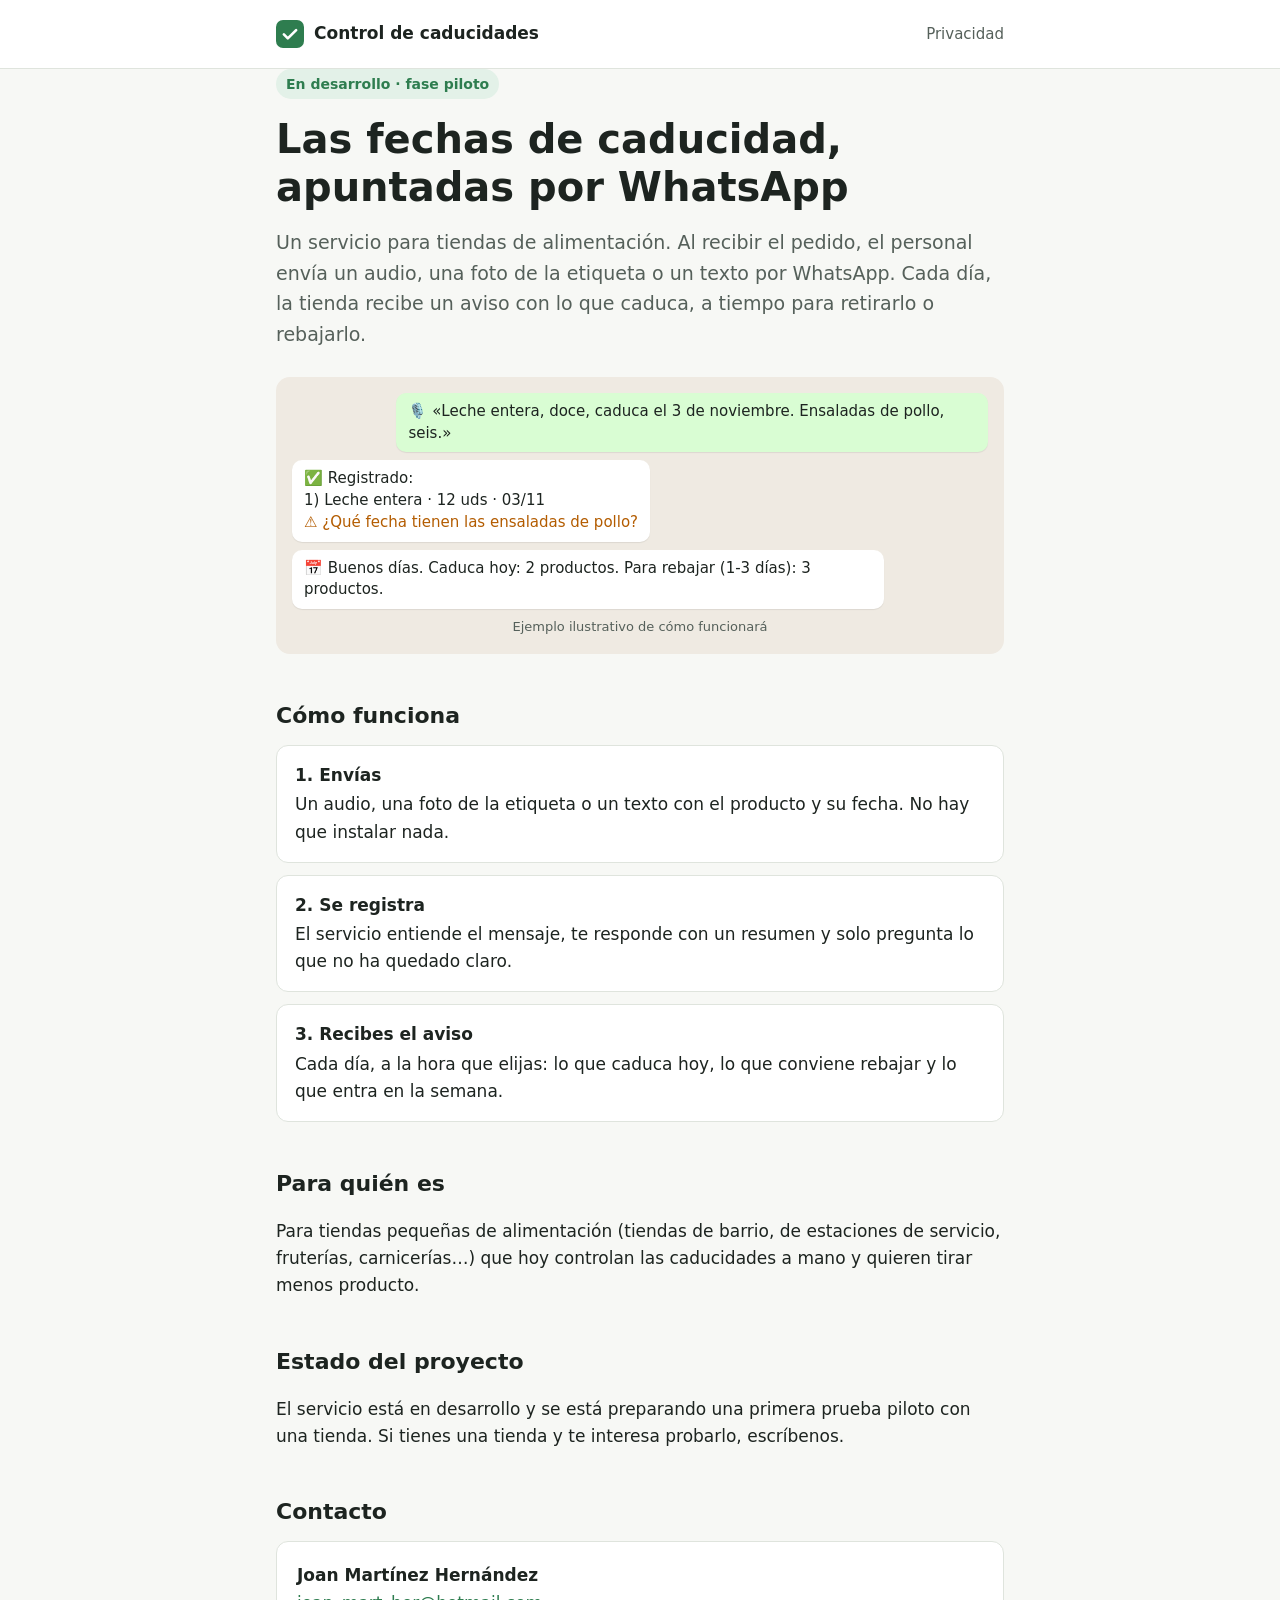
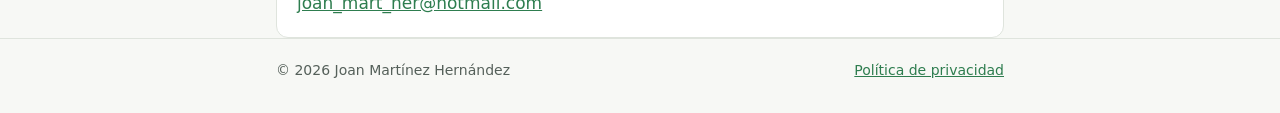
<file: index.html>
<!DOCTYPE html>
<html lang="es">
<head>
  <meta charset="utf-8">
  <meta name="viewport" content="width=device-width, initial-scale=1">
  <title>Control de caducidades por WhatsApp</title>
  <meta name="description" content="Servicio para tiendas de alimentación: registra las fechas de caducidad con un audio, una foto o un texto por WhatsApp y recibe cada día un aviso de lo que caduca.">
  <link rel="icon" href="data:image/svg+xml,%3Csvg xmlns='http://www.w3.org/2000/svg' viewBox='0 0 32 32'%3E%3Crect width='32' height='32' rx='8' fill='%232e7d4f'/%3E%3Cpath d='M9 16.5l4.5 4.5L23 11.5' stroke='white' stroke-width='3' fill='none' stroke-linecap='round' stroke-linejoin='round'/%3E%3C/svg%3E">
  <link rel="stylesheet" href="estilos.css">
</head>
<body>
  <header class="cabecera">
    <div class="contenedor">
      <a class="marca" href="./">
        <svg width="28" height="28" viewBox="0 0 32 32" aria-hidden="true"><rect width="32" height="32" rx="8" fill="#2e7d4f"/><path d="M9 16.5l4.5 4.5L23 11.5" stroke="#fff" stroke-width="3" fill="none" stroke-linecap="round" stroke-linejoin="round"/></svg>
        Control de caducidades
      </a>
      <nav><a href="privacidad.html">Privacidad</a></nav>
    </div>
  </header>

  <main class="contenedor">
    <span class="etiqueta">En desarrollo · fase piloto</span>
    <h1>Las fechas de caducidad, apuntadas por WhatsApp</h1>
    <p class="entradilla">Un servicio para tiendas de alimentación. Al recibir el pedido, el personal envía un audio, una foto de la etiqueta o un texto por WhatsApp. Cada día, la tienda recibe un aviso con lo que caduca, a tiempo para retirarlo o rebajarlo.</p>

    <figure class="chat" aria-label="Ejemplo de conversación">
      <div class="burbuja usuario">🎙️ «Leche entera, doce, caduca el 3 de noviembre. Ensaladas de pollo, seis.»</div>
      <div class="burbuja bot">✅ Registrado:<br>1) Leche entera · 12 uds · 03/11<br><span class="duda">⚠️ ¿Qué fecha tienen las ensaladas de pollo?</span></div>
      <div class="burbuja bot">📅 Buenos días. Caduca hoy: 2 productos. Para rebajar (1-3 días): 3 productos.</div>
      <figcaption>Ejemplo ilustrativo de cómo funcionará</figcaption>
    </figure>

    <h2>Cómo funciona</h2>
    <ol class="pasos">
      <li><strong>1. Envías</strong>Un audio, una foto de la etiqueta o un texto con el producto y su fecha. No hay que instalar nada.</li>
      <li><strong>2. Se registra</strong>El servicio entiende el mensaje, te responde con un resumen y solo pregunta lo que no ha quedado claro.</li>
      <li><strong>3. Recibes el aviso</strong>Cada día, a la hora que elijas: lo que caduca hoy, lo que conviene rebajar y lo que entra en la semana.</li>
    </ol>

    <h2>Para quién es</h2>
    <p>Para tiendas pequeñas de alimentación (tiendas de barrio, de estaciones de servicio, fruterías, carnicerías…) que hoy controlan las caducidades a mano y quieren tirar menos producto.</p>

    <h2>Estado del proyecto</h2>
    <p>El servicio está en desarrollo y se está preparando una primera prueba piloto con una tienda. Si tienes una tienda y te interesa probarlo, escríbenos.</p>

    <h2>Contacto</h2>
    <div class="contacto">
      <p style="margin:0"><strong>Joan Martínez Hernández</strong><br>
      <a href="&#109;&#97;&#105;&#108;&#116;&#111;&#58;joan_mart_her&#64;hotmail&#46;com">joan_mart_her&#64;hotmail&#46;com</a></p>
    </div>
  </main>

  <footer>
    <div class="contenedor">
      <span>© 2026 Joan Martínez Hernández</span>
      <a href="privacidad.html">Política de privacidad</a>
    </div>
  </footer>
</body>
</html>
</file>
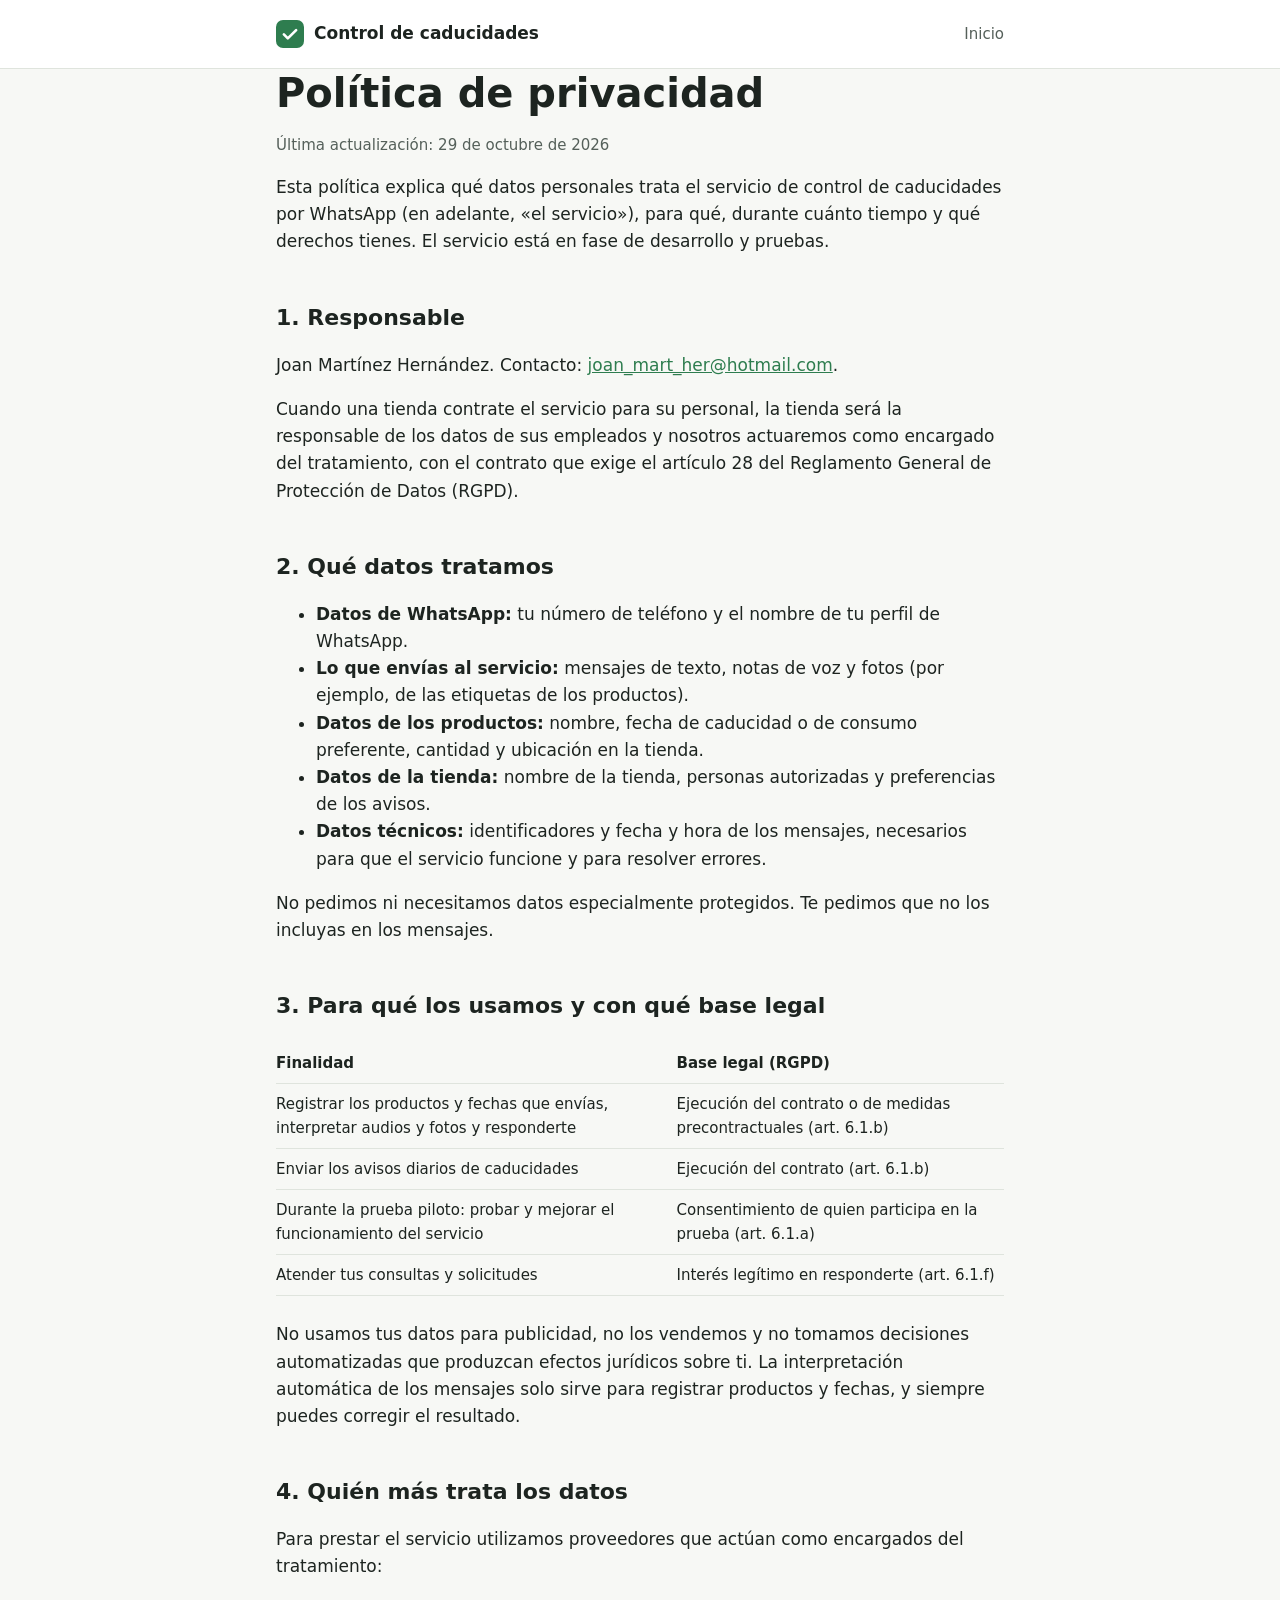
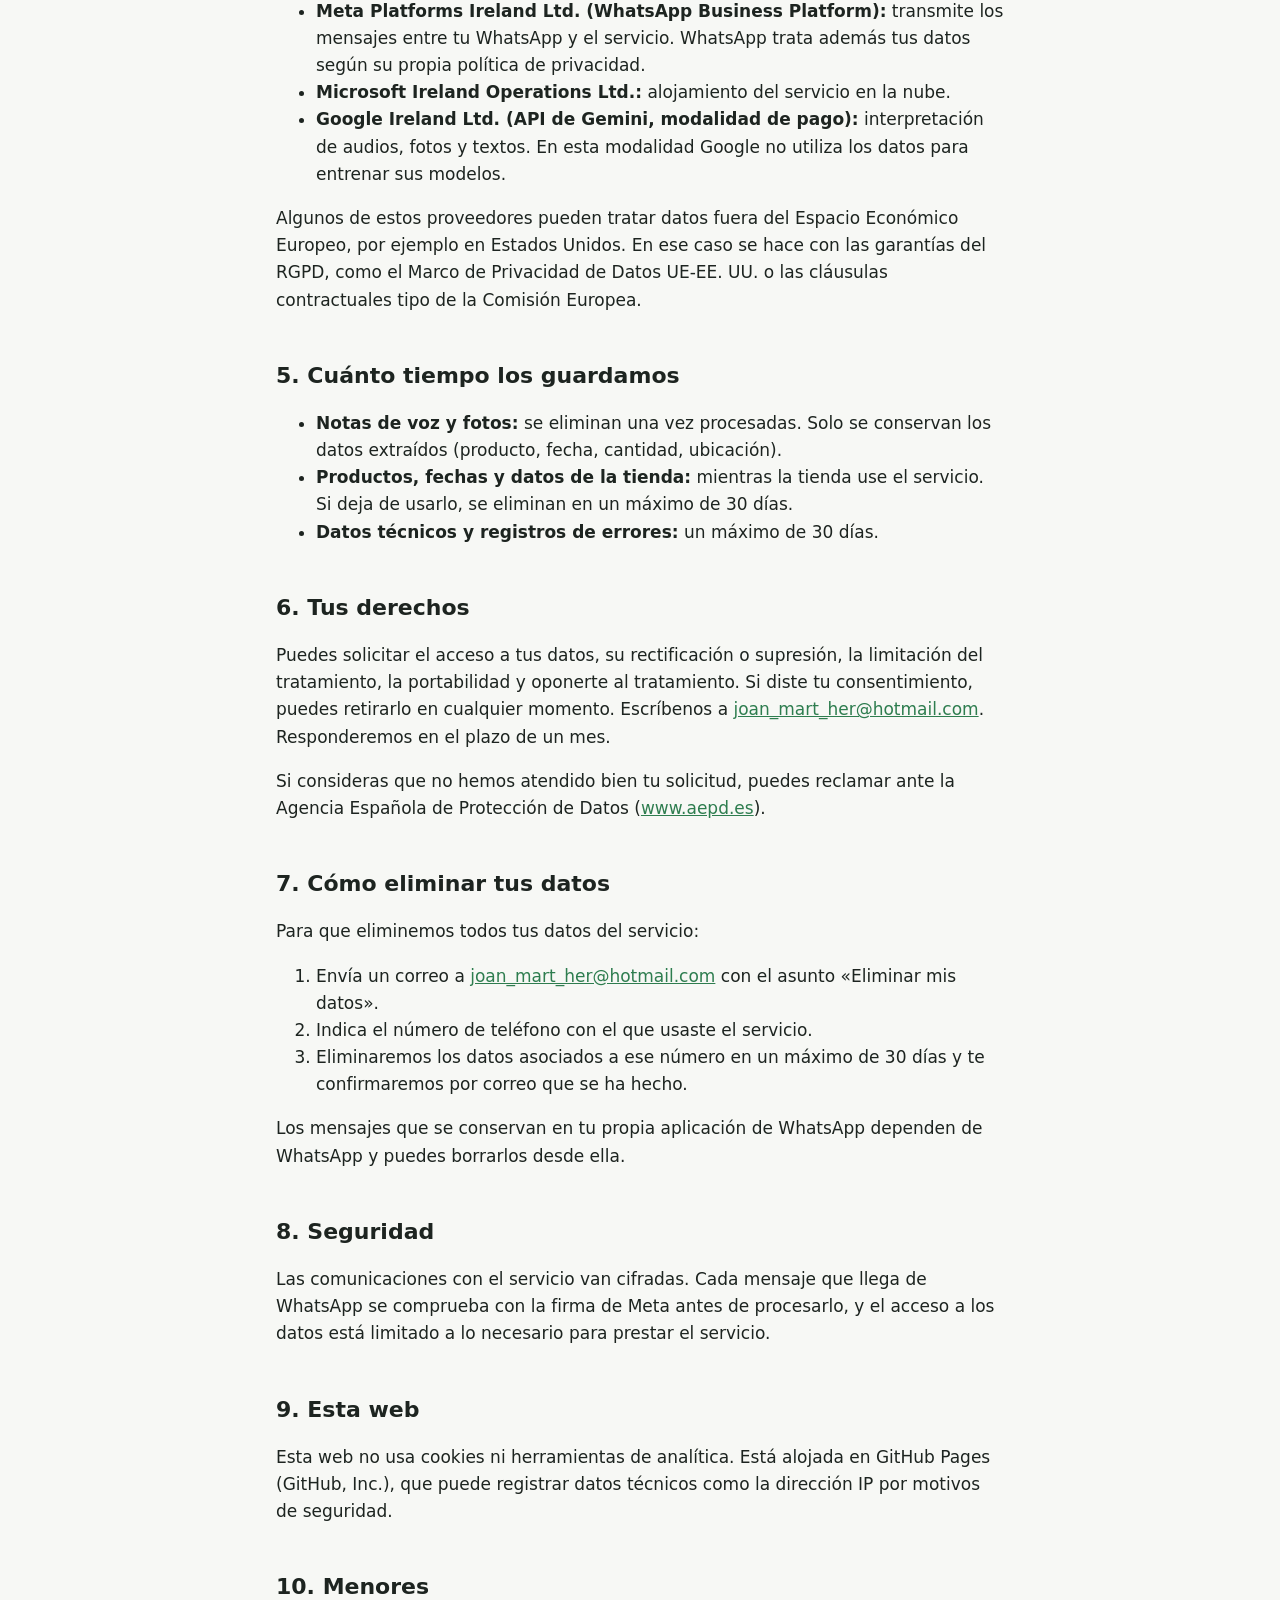
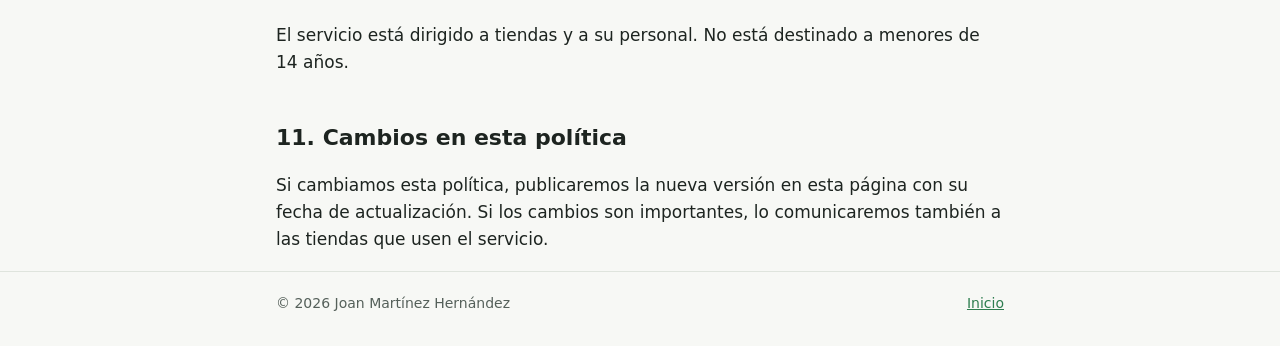
<file: privacidad.html>
<!DOCTYPE html>
<html lang="es">
<head>
  <meta charset="utf-8">
  <meta name="viewport" content="width=device-width, initial-scale=1">
  <title>Política de privacidad · Control de caducidades</title>
  <meta name="description" content="Política de privacidad del servicio de control de caducidades por WhatsApp.">
  <link rel="icon" href="data:image/svg+xml,%3Csvg xmlns='http://www.w3.org/2000/svg' viewBox='0 0 32 32'%3E%3Crect width='32' height='32' rx='8' fill='%232e7d4f'/%3E%3Cpath d='M9 16.5l4.5 4.5L23 11.5' stroke='white' stroke-width='3' fill='none' stroke-linecap='round' stroke-linejoin='round'/%3E%3C/svg%3E">
  <link rel="stylesheet" href="estilos.css">
</head>
<body>
  <header class="cabecera">
    <div class="contenedor">
      <a class="marca" href="./">
        <svg width="28" height="28" viewBox="0 0 32 32" aria-hidden="true"><rect width="32" height="32" rx="8" fill="#2e7d4f"/><path d="M9 16.5l4.5 4.5L23 11.5" stroke="#fff" stroke-width="3" fill="none" stroke-linecap="round" stroke-linejoin="round"/></svg>
        Control de caducidades
      </a>
      <nav><a href="./">Inicio</a></nav>
    </div>
  </header>

  <main class="contenedor legal">
    <h1>Política de privacidad</h1>
    <p class="actualizado">Última actualización: 29 de octubre de 2026</p>

    <p>Esta política explica qué datos personales trata el servicio de control de caducidades por WhatsApp (en adelante, «el servicio»), para qué, durante cuánto tiempo y qué derechos tienes. El servicio está en fase de desarrollo y pruebas.</p>

    <h2>1. Responsable</h2>
    <p>Joan Martínez Hernández. Contacto: <a href="&#109;&#97;&#105;&#108;&#116;&#111;&#58;joan_mart_her&#64;hotmail&#46;com">joan_mart_her&#64;hotmail&#46;com</a>.</p>
    <p>Cuando una tienda contrate el servicio para su personal, la tienda será la responsable de los datos de sus empleados y nosotros actuaremos como encargado del tratamiento, con el contrato que exige el artículo 28 del Reglamento General de Protección de Datos (RGPD).</p>

    <h2>2. Qué datos tratamos</h2>
    <ul>
      <li><strong>Datos de WhatsApp:</strong> tu número de teléfono y el nombre de tu perfil de WhatsApp.</li>
      <li><strong>Lo que envías al servicio:</strong> mensajes de texto, notas de voz y fotos (por ejemplo, de las etiquetas de los productos).</li>
      <li><strong>Datos de los productos:</strong> nombre, fecha de caducidad o de consumo preferente, cantidad y ubicación en la tienda.</li>
      <li><strong>Datos de la tienda:</strong> nombre de la tienda, personas autorizadas y preferencias de los avisos.</li>
      <li><strong>Datos técnicos:</strong> identificadores y fecha y hora de los mensajes, necesarios para que el servicio funcione y para resolver errores.</li>
    </ul>
    <p>No pedimos ni necesitamos datos especialmente protegidos. Te pedimos que no los incluyas en los mensajes.</p>

    <h2>3. Para qué los usamos y con qué base legal</h2>
    <div class="tabla-desplazable">
      <table>
        <tr><th>Finalidad</th><th>Base legal (RGPD)</th></tr>
        <tr><td>Registrar los productos y fechas que envías, interpretar audios y fotos y responderte</td><td>Ejecución del contrato o de medidas precontractuales (art. 6.1.b)</td></tr>
        <tr><td>Enviar los avisos diarios de caducidades</td><td>Ejecución del contrato (art. 6.1.b)</td></tr>
        <tr><td>Durante la prueba piloto: probar y mejorar el funcionamiento del servicio</td><td>Consentimiento de quien participa en la prueba (art. 6.1.a)</td></tr>
        <tr><td>Atender tus consultas y solicitudes</td><td>Interés legítimo en responderte (art. 6.1.f)</td></tr>
      </table>
    </div>
    <p>No usamos tus datos para publicidad, no los vendemos y no tomamos decisiones automatizadas que produzcan efectos jurídicos sobre ti. La interpretación automática de los mensajes solo sirve para registrar productos y fechas, y siempre puedes corregir el resultado.</p>

    <h2>4. Quién más trata los datos</h2>
    <p>Para prestar el servicio utilizamos proveedores que actúan como encargados del tratamiento:</p>
    <ul>
      <li><strong>Meta Platforms Ireland Ltd. (WhatsApp Business Platform):</strong> transmite los mensajes entre tu WhatsApp y el servicio. WhatsApp trata además tus datos según su propia política de privacidad.</li>
      <li><strong>Microsoft Ireland Operations Ltd.:</strong> alojamiento del servicio en la nube.</li>
      <li><strong>Google Ireland Ltd. (API de Gemini, modalidad de pago):</strong> interpretación de audios, fotos y textos. En esta modalidad Google no utiliza los datos para entrenar sus modelos.</li>
    </ul>
    <p>Algunos de estos proveedores pueden tratar datos fuera del Espacio Económico Europeo, por ejemplo en Estados Unidos. En ese caso se hace con las garantías del RGPD, como el Marco de Privacidad de Datos UE-EE. UU. o las cláusulas contractuales tipo de la Comisión Europea.</p>

    <h2>5. Cuánto tiempo los guardamos</h2>
    <ul>
      <li><strong>Notas de voz y fotos:</strong> se eliminan una vez procesadas. Solo se conservan los datos extraídos (producto, fecha, cantidad, ubicación).</li>
      <li><strong>Productos, fechas y datos de la tienda:</strong> mientras la tienda use el servicio. Si deja de usarlo, se eliminan en un máximo de 30 días.</li>
      <li><strong>Datos técnicos y registros de errores:</strong> un máximo de 30 días.</li>
    </ul>

    <h2>6. Tus derechos</h2>
    <p>Puedes solicitar el acceso a tus datos, su rectificación o supresión, la limitación del tratamiento, la portabilidad y oponerte al tratamiento. Si diste tu consentimiento, puedes retirarlo en cualquier momento. Escríbenos a <a href="&#109;&#97;&#105;&#108;&#116;&#111;&#58;joan_mart_her&#64;hotmail&#46;com">joan_mart_her&#64;hotmail&#46;com</a>. Responderemos en el plazo de un mes.</p>
    <p>Si consideras que no hemos atendido bien tu solicitud, puedes reclamar ante la Agencia Española de Protección de Datos (<a href="https://www.aepd.es">www.aepd.es</a>).</p>

    <h2 id="eliminar">7. Cómo eliminar tus datos</h2>
    <p>Para que eliminemos todos tus datos del servicio:</p>
    <ol>
      <li>Envía un correo a <a href="&#109;&#97;&#105;&#108;&#116;&#111;&#58;joan_mart_her&#64;hotmail&#46;com?subject=Eliminar%20mis%20datos">joan_mart_her&#64;hotmail&#46;com</a> con el asunto «Eliminar mis datos».</li>
      <li>Indica el número de teléfono con el que usaste el servicio.</li>
      <li>Eliminaremos los datos asociados a ese número en un máximo de 30 días y te confirmaremos por correo que se ha hecho.</li>
    </ol>
    <p>Los mensajes que se conservan en tu propia aplicación de WhatsApp dependen de WhatsApp y puedes borrarlos desde ella.</p>

    <h2>8. Seguridad</h2>
    <p>Las comunicaciones con el servicio van cifradas. Cada mensaje que llega de WhatsApp se comprueba con la firma de Meta antes de procesarlo, y el acceso a los datos está limitado a lo necesario para prestar el servicio.</p>

    <h2>9. Esta web</h2>
    <p>Esta web no usa cookies ni herramientas de analítica. Está alojada en GitHub Pages (GitHub, Inc.), que puede registrar datos técnicos como la dirección IP por motivos de seguridad.</p>

    <h2>10. Menores</h2>
    <p>El servicio está dirigido a tiendas y a su personal. No está destinado a menores de 14 años.</p>

    <h2>11. Cambios en esta política</h2>
    <p>Si cambiamos esta política, publicaremos la nueva versión en esta página con su fecha de actualización. Si los cambios son importantes, lo comunicaremos también a las tiendas que usen el servicio.</p>
  </main>

  <footer>
    <div class="contenedor">
      <span>© 2026 Joan Martínez Hernández</span>
      <a href="./">Inicio</a>
    </div>
  </footer>
</body>
</html>
</file>
<file: estilos.css>
:root {
  --fondo: #f7f8f5;
  --superficie: #ffffff;
  --texto: #1d2420;
  --texto-suave: #55605a;
  --borde: #dfe4dd;
  --acento: #2e7d4f;
  --acento-suave: #e3f1e8;
  --aviso: #b35c00;
  --burbuja-usuario: #d9fdd3;
  --burbuja-bot: #ffffff;
  --chat-fondo: #efeae2;
  color-scheme: light;
}

@media (prefers-color-scheme: dark) {
  :root {
    --fondo: #121614;
    --superficie: #1a201c;
    --texto: #e6ebe7;
    --texto-suave: #a3ada6;
    --borde: #2c342f;
    --acento: #5cc286;
    --acento-suave: #1f3227;
    --aviso: #f0a046;
    --burbuja-usuario: #1f4a35;
    --burbuja-bot: #232a26;
    --chat-fondo: #0f1311;
    color-scheme: dark;
  }
}

* { box-sizing: border-box; }

body {
  margin: 0;
  background: var(--fondo);
  color: var(--texto);
  font-family: system-ui, -apple-system, "Segoe UI", Roboto, "Helvetica Neue", Arial, sans-serif;
  font-size: 17px;
  line-height: 1.6;
}

a { color: var(--acento); }

.contenedor {
  max-width: 760px;
  margin: 0 auto;
  padding: 0 16px;
}

header.cabecera {
  padding: 20px 0;
  border-bottom: 1px solid var(--borde);
  background: var(--superficie);
}

header.cabecera .contenedor {
  display: flex;
  align-items: center;
  justify-content: space-between;
  gap: 12px;
}

.marca {
  display: flex;
  align-items: center;
  gap: 10px;
  font-weight: 700;
  color: var(--texto);
  text-decoration: none;
}

.marca svg { flex-shrink: 0; }

nav a {
  color: var(--texto-suave);
  text-decoration: none;
  font-size: 15px;
}

nav a:hover { color: var(--acento); }

main { padding: 40px 0 56px; }

h1 {
  font-size: clamp(28px, 6vw, 40px);
  line-height: 1.2;
  margin: 0 0 16px;
}

h2 {
  font-size: 22px;
  margin: 44px 0 12px;
}

h3 {
  font-size: 18px;
  margin: 28px 0 8px;
}

.entradilla {
  font-size: 19px;
  color: var(--texto-suave);
  margin: 0 0 28px;
}

.etiqueta {
  display: inline-block;
  background: var(--acento-suave);
  color: var(--acento);
  font-size: 14px;
  font-weight: 600;
  padding: 4px 10px;
  border-radius: 999px;
  margin-bottom: 16px;
}

.pasos {
  list-style: none;
  padding: 0;
  margin: 0;
  display: grid;
  gap: 12px;
}

.pasos li {
  background: var(--superficie);
  border: 1px solid var(--borde);
  border-radius: 12px;
  padding: 16px 18px;
}

.pasos strong { display: block; margin-bottom: 2px; }

.chat {
  background: var(--chat-fondo);
  border-radius: 14px;
  padding: 16px;
  margin: 8px 0 0;
  display: grid;
  gap: 8px;
}

.chat figcaption {
  font-size: 13px;
  color: var(--texto-suave);
  text-align: center;
}

.burbuja {
  max-width: 85%;
  padding: 8px 12px;
  border-radius: 10px;
  font-size: 15px;
  line-height: 1.45;
  box-shadow: 0 1px 1px rgba(0, 0, 0, 0.08);
}

.burbuja.usuario {
  justify-self: end;
  background: var(--burbuja-usuario);
}

.burbuja.bot {
  justify-self: start;
  background: var(--burbuja-bot);
}

.burbuja .duda { color: var(--aviso); }

.contacto {
  background: var(--superficie);
  border: 1px solid var(--borde);
  border-radius: 12px;
  padding: 20px;
}

footer {
  border-top: 1px solid var(--borde);
  padding: 20px 0 32px;
  font-size: 14px;
  color: var(--texto-suave);
}

footer .contenedor {
  display: flex;
  flex-wrap: wrap;
  gap: 8px 20px;
  justify-content: space-between;
}

.legal p, .legal li { color: var(--texto); }

.legal .actualizado {
  color: var(--texto-suave);
  font-size: 15px;
}

.legal table {
  width: 100%;
  border-collapse: collapse;
  font-size: 15px;
  margin: 8px 0;
}

.legal th, .legal td {
  text-align: left;
  vertical-align: top;
  border-bottom: 1px solid var(--borde);
  padding: 8px 8px 8px 0;
}

.tabla-desplazable { overflow-x: auto; }
</file>
